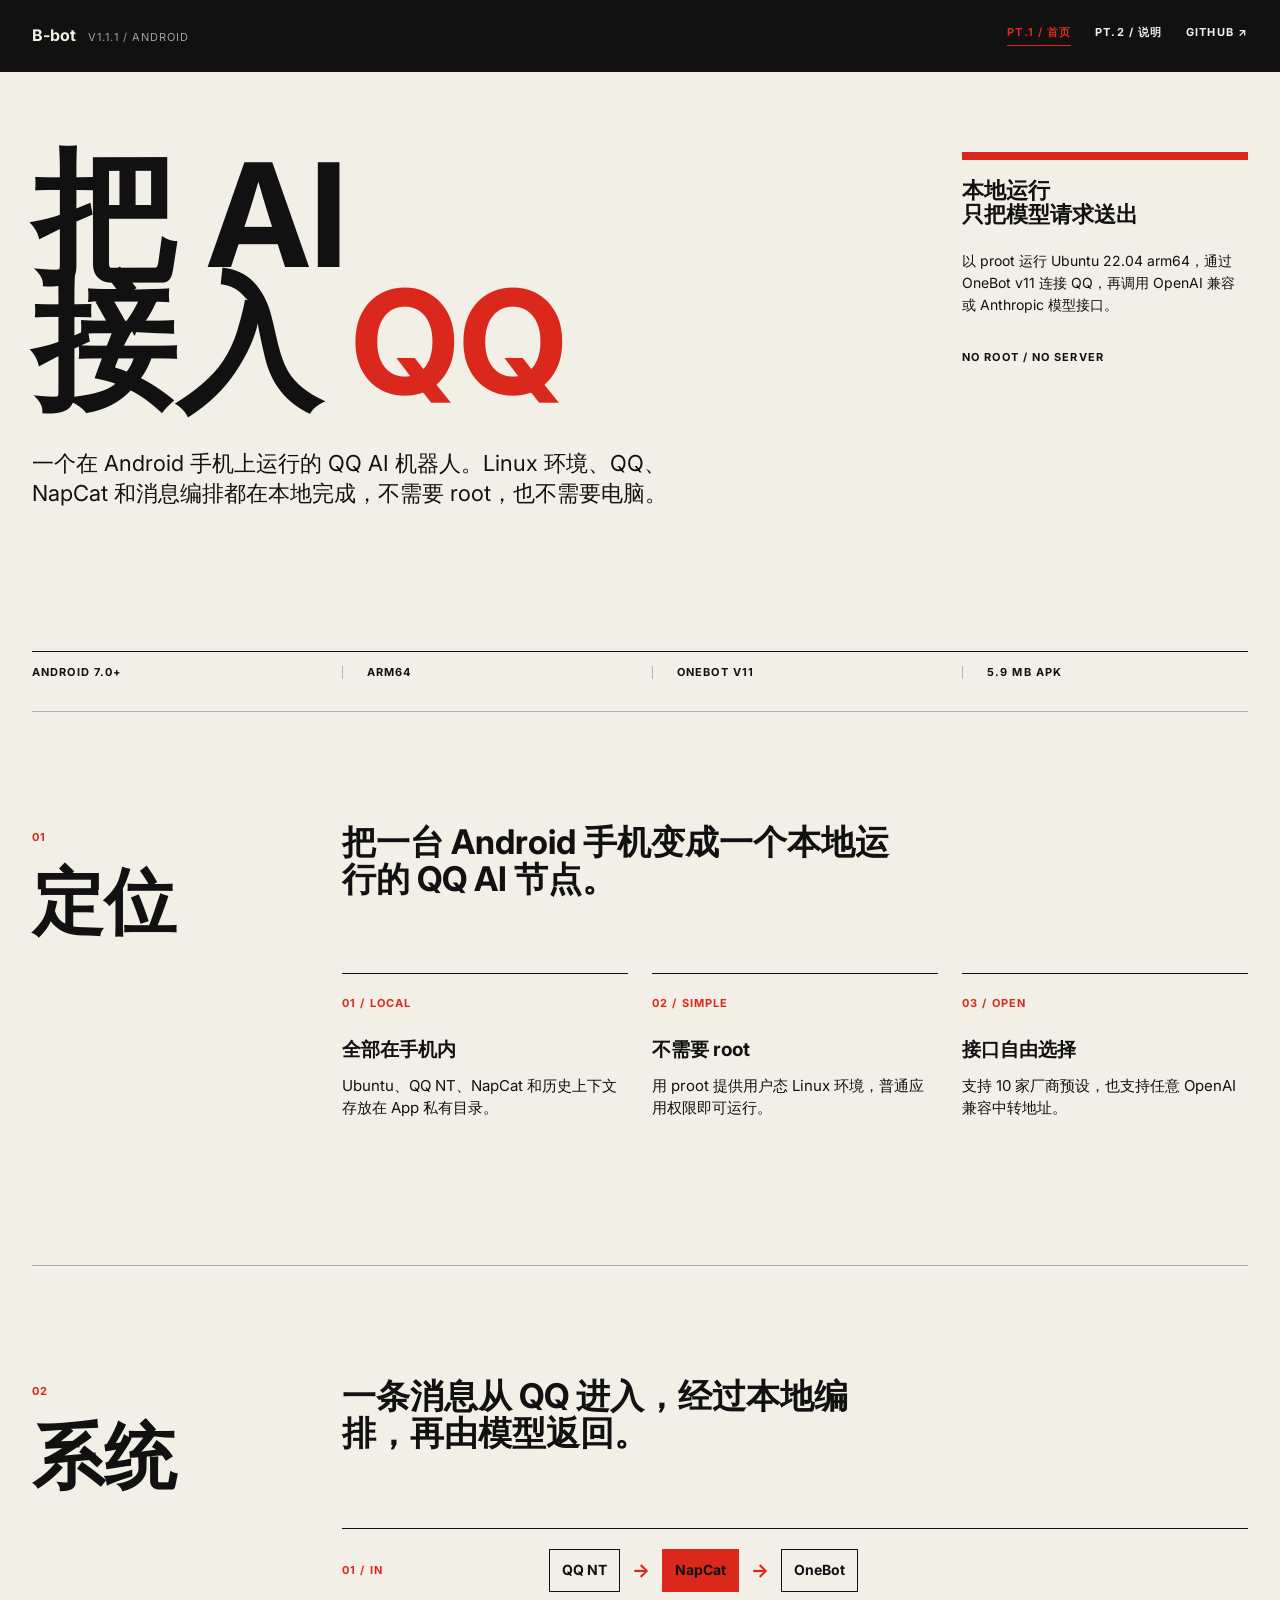
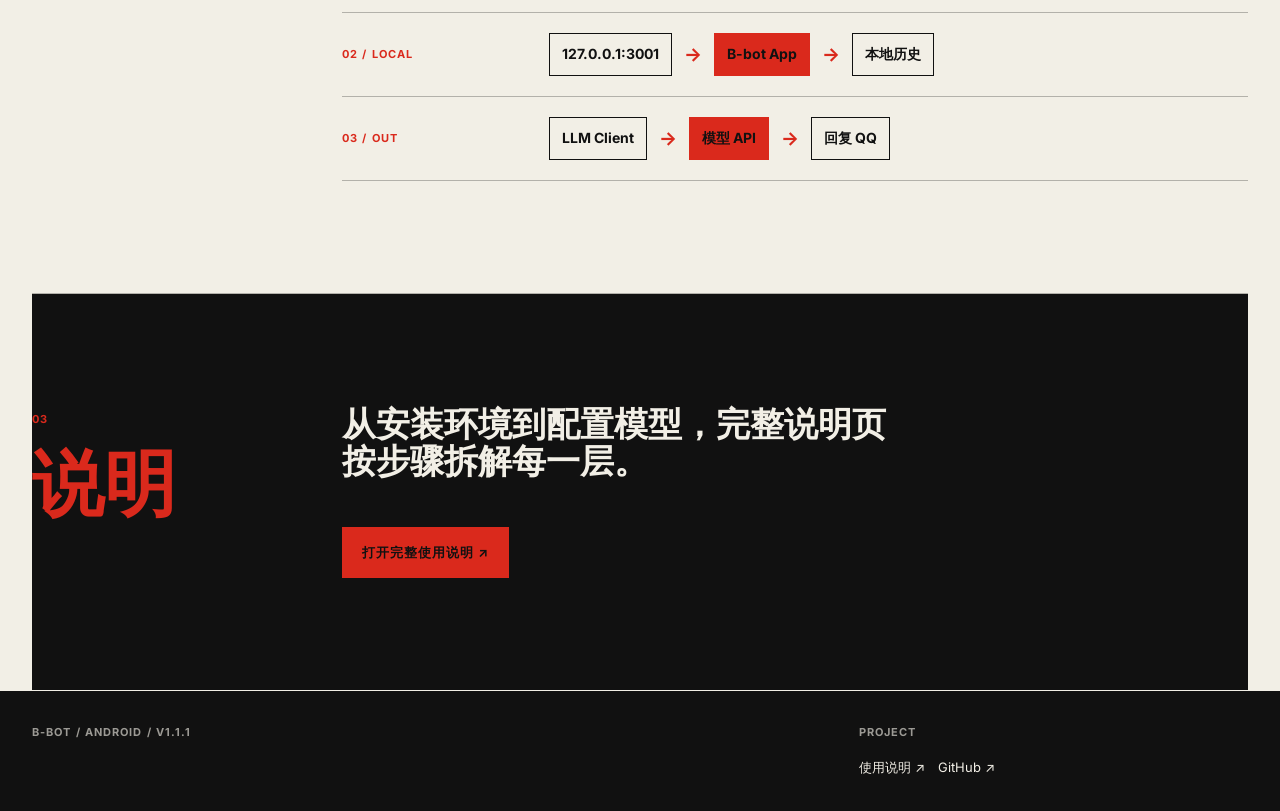
<file: index.html>
<!doctype html>
<html lang="zh-CN">
<head>
  <meta charset="utf-8">
  <meta name="viewport" content="width=device-width, initial-scale=1">
  <title>B-bot</title>
  <meta name="description" content="B-bot 是一个在 Android 手机上本地运行的 QQ AI 机器人。无需 root、无需电脑，使用 OneBot 与模型 API 连接。">
  <link rel="preconnect" href="https://fonts.googleapis.com">
  <link rel="preconnect" href="https://fonts.gstatic.com" crossorigin>
  <link href="https://fonts.googleapis.com/css2?family=Inter:wght@400;700&display=swap" rel="stylesheet">
  <style>
    :root {
      --paper: #f2efe6;
      --black: #111111;
      --red: #DA291C;
      --line: rgba(17, 17, 17, .28);
      --sans: Inter, "Helvetica Neue", Helvetica, Arial, "Microsoft YaHei", sans-serif;
    }

    * { box-sizing: border-box; }
    html { scroll-behavior: smooth; }
    body {
      margin: 0;
      background: var(--paper);
      color: var(--black);
      font-family: var(--sans);
      font-size: 16px;
      font-weight: 400;
      line-height: 1.45;
      -webkit-font-smoothing: antialiased;
    }

    a { color: inherit; text-decoration: none; }
    a:focus-visible { outline: 2px solid var(--red); outline-offset: 4px; }

    .topbar { background: var(--black); color: var(--paper); }
    .topbar-inner,
    .page-grid {
      width: min(1440px, calc(100% - 64px));
      margin: 0 auto;
      display: grid;
      grid-template-columns: repeat(12, minmax(0, 1fr));
      column-gap: 24px;
    }

    .topbar-inner { min-height: 72px; align-items: center; }
    .brand {
      grid-column: 1 / span 3;
      display: flex;
      align-items: baseline;
      gap: 12px;
      font-weight: 700;
    }
    .brand-mark { width: 14px; height: 14px; flex: none; background: var(--red); }
    .brand small,
    .topbar-meta,
    .nav-link,
    .eyebrow,
    .section-index,
    .micro,
    .hero-meta,
    .architecture-label,
    .feature-number,
    .footer-meta {
      font-size: 11px;
      line-height: 1.2;
      letter-spacing: .1em;
      text-transform: uppercase;
    }
    .brand small { font-weight: 400; opacity: .64; }
    .topbar-meta { grid-column: 6 / span 3; opacity: .64; }
    .nav { grid-column: 9 / -1; display: flex; justify-content: flex-end; gap: 24px; }
    .nav-link { padding-bottom: 5px; border-bottom: 1px solid transparent; font-weight: 700; }
    .nav-link:hover,
    .nav-link[aria-current="page"] { border-bottom-color: var(--red); color: var(--red); }

    .hero {
      min-height: calc(100vh - 260px);
      padding: 80px 0 32px;
      border-bottom: 1px solid var(--line);
      align-content: space-between;
      row-gap: 80px;
    }
    .hero-copy { grid-column: 1 / span 8; }
    .eyebrow { display: flex; gap: 14px; align-items: center; margin-bottom: 34px; font-weight: 700; }
    .eyebrow::before { content: ""; width: 42px; height: 2px; background: var(--red); }
    h1, h2, h3, p { margin: 0; }
    h1 { max-width: 9ch; font-size: 144px; line-height: .88; font-weight: 700; }
    h1 span { color: var(--red); }
    .hero-intro { max-width: 42rem; margin-top: 44px; font-size: 22px; line-height: 1.35; }
    .hero-side { grid-column: 10 / span 3; align-self: start; border-top: 8px solid var(--red); padding-top: 18px; }
    .hero-side h2 { font-size: 22px; line-height: 1.1; font-weight: 700; }
    .hero-side p { margin-top: 24px; font-size: 14px; line-height: 1.55; }
    .hero-side .micro { display: block; margin-top: 36px; font-weight: 700; }
    .hero-meta {
      grid-column: 1 / -1;
      display: grid;
      grid-template-columns: repeat(4, minmax(0, 1fr));
      gap: 24px;
      border-top: 1px solid var(--black);
      padding-top: 14px;
      font-weight: 700;
    }
    .hero-meta span:nth-child(n + 2) { border-left: 1px solid var(--line); padding-left: 24px; }

    .section { padding: 112px 0; border-bottom: 1px solid var(--line); }
    .section-label { grid-column: 1 / span 3; }
    .section-index { color: var(--red); font-weight: 700; }
    .section-label h2 { max-width: 5ch; margin-top: 22px; font-size: 72px; line-height: .9; font-weight: 700; }
    .section-content { grid-column: 4 / -1; }
    .section-lede { max-width: 35rem; font-size: 34px; line-height: 1.08; font-weight: 700; }
    .feature-grid { display: grid; grid-template-columns: repeat(3, minmax(0, 1fr)); gap: 0 24px; margin-top: 76px; }
    .feature { min-height: 180px; padding: 16px 0 0; border-top: 1px solid var(--black); }
    .feature-number { color: var(--red); font-weight: 700; }
    .feature h3 { margin-top: 26px; font-size: 19px; line-height: 1.1; font-weight: 700; }
    .feature p { max-width: 18rem; margin-top: 14px; font-size: 15px; line-height: 1.5; }

    .architecture { margin-top: 76px; border-top: 1px solid var(--black); }
    .architecture-row {
      display: grid;
      grid-template-columns: repeat(9, minmax(0, 1fr));
      column-gap: 24px;
      min-height: 84px;
      align-items: center;
      border-bottom: 1px solid var(--line);
    }
    .architecture-label { grid-column: 1 / span 2; color: var(--red); font-weight: 700; }
    .architecture-flow { grid-column: 3 / -1; display: flex; align-items: center; gap: 12px; font-size: 19px; font-weight: 700; }
    .architecture-flow b { display: inline-block; padding: 10px 12px; border: 1px solid var(--black); font-size: 14px; font-weight: 700; }
    .architecture-flow b.active { background: var(--red); border-color: var(--red); }
    .architecture-flow i { color: var(--red); font-style: normal; }

    .cta { padding: 112px 0; background: var(--black); color: var(--paper); }
    .cta .section-label h2 { color: var(--red); }
    .cta .section-content { display: flex; flex-direction: column; align-items: flex-start; }
    .cta-link {
      display: inline-flex;
      align-items: center;
      margin-top: 48px;
      padding: 16px 20px;
      background: var(--red);
      color: var(--black);
      font-size: 13px;
      letter-spacing: .08em;
      text-transform: uppercase;
      font-weight: 700;
    }
    .cta-link:hover { background: var(--paper); }

    footer { padding: 28px 0 34px; background: var(--black); color: var(--paper); border-top: 1px solid var(--paper); }
    .footer-left { grid-column: 1 / span 5; }
    .footer-right { grid-column: 9 / -1; }
    .footer-meta { opacity: .62; font-weight: 700; }
    .footer-copy { margin-top: 16px; font-size: 13px; line-height: 1.45; }

    @media (max-width: 900px) {
      .topbar-inner,
      .page-grid { width: min(100% - 40px, 720px); column-gap: 16px; }
      .topbar-inner { min-height: 64px; }
      .brand { grid-column: 1 / span 5; }
      .topbar-meta { display: none; }
      .nav { grid-column: 6 / -1; gap: 16px; }
      .hero { min-height: auto; padding-top: 58px; row-gap: 64px; }
      .hero-copy { grid-column: 1 / -1; }
      .hero-side { grid-column: 1 / span 4; }
      h1 { font-size: 96px; }
      .hero-meta { grid-template-columns: repeat(2, minmax(0, 1fr)); gap: 14px 16px; }
      .hero-meta span:nth-child(3) { border-left: 0; padding-left: 0; }
      .hero-meta span:nth-child(4) { padding-left: 16px; }
      .section { padding: 76px 0; }
      .section-label { grid-column: 1 / span 3; }
      .section-content { grid-column: 4 / -1; }
      .section-label h2 { font-size: 56px; }
      .section-lede { font-size: 28px; }
      .feature-grid { grid-template-columns: repeat(2, minmax(0, 1fr)); margin-top: 52px; }
      .footer-left { grid-column: 1 / span 6; }
      .footer-right { grid-column: 8 / -1; }
    }

    @media (max-width: 620px) {
      .topbar-inner,
      .page-grid { width: calc(100% - 32px); }
      .brand { grid-column: 1 / span 4; gap: 8px; }
      .brand small { display: none; }
      .nav { grid-column: 5 / -1; gap: 12px; }
      .nav-link { font-size: 10px; letter-spacing: .04em; }
      .hero { padding: 48px 0 24px; }
      .hero-side { grid-column: 1 / -1; max-width: 300px; }
      h1 { max-width: 8ch; font-size: 60px; }
      .hero-intro { margin-top: 30px; font-size: 18px; }
      .hero-meta { grid-template-columns: 1fr 1fr; gap: 14px 16px; font-size: 9px; letter-spacing: .06em; }
      .hero-meta span:nth-child(2),
      .hero-meta span:nth-child(4) { padding-left: 12px; }
      .section-label,
      .section-content { grid-column: 1 / -1; }
      .section-label { margin-bottom: 42px; }
      .section-label h2 { max-width: none; font-size: 56px; }
      .section-lede { font-size: 27px; }
      .feature-grid { grid-template-columns: 1fr; margin-top: 44px; }
      .feature { min-height: 0; padding-bottom: 28px; }
      .architecture { margin-top: 48px; }
      .architecture-row { grid-template-columns: 1fr; gap: 12px; padding: 18px 0; }
      .architecture-label,
      .architecture-flow { grid-column: 1 / -1; }
      .architecture-flow { flex-wrap: wrap; }
      .cta { padding: 76px 0; }
      .footer-left,
      .footer-right { grid-column: 1 / -1; }
      .footer-right { margin-top: 28px; }
    }
  </style>
</head>
<body>
  <header class="topbar">
    <div class="topbar-inner">
      <a class="brand" href="index.html" aria-label="B-bot 首页">
       
        <span>B-bot</span>
        <small>v1.1.1 / Android</small>
      </a>
      <nav class="nav" aria-label="主导航">
        <a class="nav-link" href="index.html" aria-current="page">PT.1 / 首页</a>
        <a class="nav-link" href="guide.html">PT.2 / 说明</a>
        <a class="nav-link" href="https://github.com/NOBAI612325/B-bot-AI-QQ-" target="_blank" rel="noopener">GitHub ↗</a>
      </nav>
    </div>
  </header>

  <main>
    <section class="hero page-grid" aria-labelledby="hero-title">
      <div class="hero-copy">
        <h1 id="hero-title">把 AI<br>接入 <span>QQ</span></h1>
        <p class="hero-intro">一个在 Android 手机上运行的 QQ AI 机器人。Linux 环境、QQ、NapCat 和消息编排都在本地完成，不需要 root，也不需要电脑。</p>
      </div>
      <aside class="hero-side">
        <h2>本地运行<br>只把模型请求送出</h2>
        <p>以 proot 运行 Ubuntu 22.04 arm64，通过 OneBot v11 连接 QQ，再调用 OpenAI 兼容或 Anthropic 模型接口。</p>
        <span class="micro">No root / No server</span>
      </aside>
      <div class="hero-meta" aria-label="产品规格">
        <span>Android 7.0+</span>
        <span>ARM64</span>
        <span>OneBot v11</span>
        <span>5.9 MB APK</span>
      </div>
    </section>

    <section class="section page-grid" aria-labelledby="position-title">
      <div class="section-label">
        <span class="section-index">01</span>
        <h2 id="position-title">定位</h2>
      </div>
      <div class="section-content">
        <p class="section-lede">把一台 Android 手机变成一个本地运行的 QQ AI 节点。</p>
        <div class="feature-grid">
          <article class="feature">
            <span class="feature-number">01 / LOCAL</span>
            <h3>全部在手机内</h3>
            <p>Ubuntu、QQ NT、NapCat 和历史上下文存放在 App 私有目录。</p>
          </article>
          <article class="feature">
            <span class="feature-number">02 / SIMPLE</span>
            <h3>不需要 root</h3>
            <p>用 proot 提供用户态 Linux 环境，普通应用权限即可运行。</p>
          </article>
          <article class="feature">
            <span class="feature-number">03 / OPEN</span>
            <h3>接口自由选择</h3>
            <p>支持 10 家厂商预设，也支持任意 OpenAI 兼容中转地址。</p>
          </article>
        </div>
      </div>
    </section>

    <section class="section page-grid" aria-labelledby="system-title">
      <div class="section-label">
        <span class="section-index">02</span>
        <h2 id="system-title">系统</h2>
      </div>
      <div class="section-content">
        <p class="section-lede">一条消息从 QQ 进入，经过本地编排，再由模型返回。</p>
        <div class="architecture" aria-label="系统消息链路">
          <div class="architecture-row">
            <span class="architecture-label">01 / IN</span>
            <div class="architecture-flow"><b>QQ NT</b><i>→</i><b class="active">NapCat</b><i>→</i><b>OneBot</b></div>
          </div>
          <div class="architecture-row">
            <span class="architecture-label">02 / LOCAL</span>
            <div class="architecture-flow"><b>127.0.0.1:3001</b><i>→</i><b class="active">B-bot App</b><i>→</i><b>本地历史</b></div>
          </div>
          <div class="architecture-row">
            <span class="architecture-label">03 / OUT</span>
            <div class="architecture-flow"><b>LLM Client</b><i>→</i><b class="active">模型 API</b><i>→</i><b>回复 QQ</b></div>
          </div>
        </div>
      </div>
    </section>

    <section class="cta page-grid" aria-labelledby="guide-title">
      <div class="section-label">
        <span class="section-index">03</span>
        <h2 id="guide-title">说明</h2>
      </div>
      <div class="section-content">
        <p class="section-lede">从安装环境到配置模型，完整说明页按步骤拆解每一层。</p>
        <a class="cta-link" href="guide.html">打开完整使用说明 ↗</a>
      </div>
    </section>
  </main>

  <footer>
    <div class="page-grid">
      <div class="footer-left">
        <span class="footer-meta">B-bot / Android / v1.1.1</span>

  




      </div>
      <div class="footer-right">
        <span class="footer-meta">Project</span>
        <p class="footer-copy"><a href="guide.html">使用说明 ↗</a>　<a href="https://github.com/NOBAI612325/B-bot-AI-QQ-" target="_blank" rel="noopener">GitHub ↗</a></p>
      </div>
    </div>
  </footer>
</body>
</html>
</file>
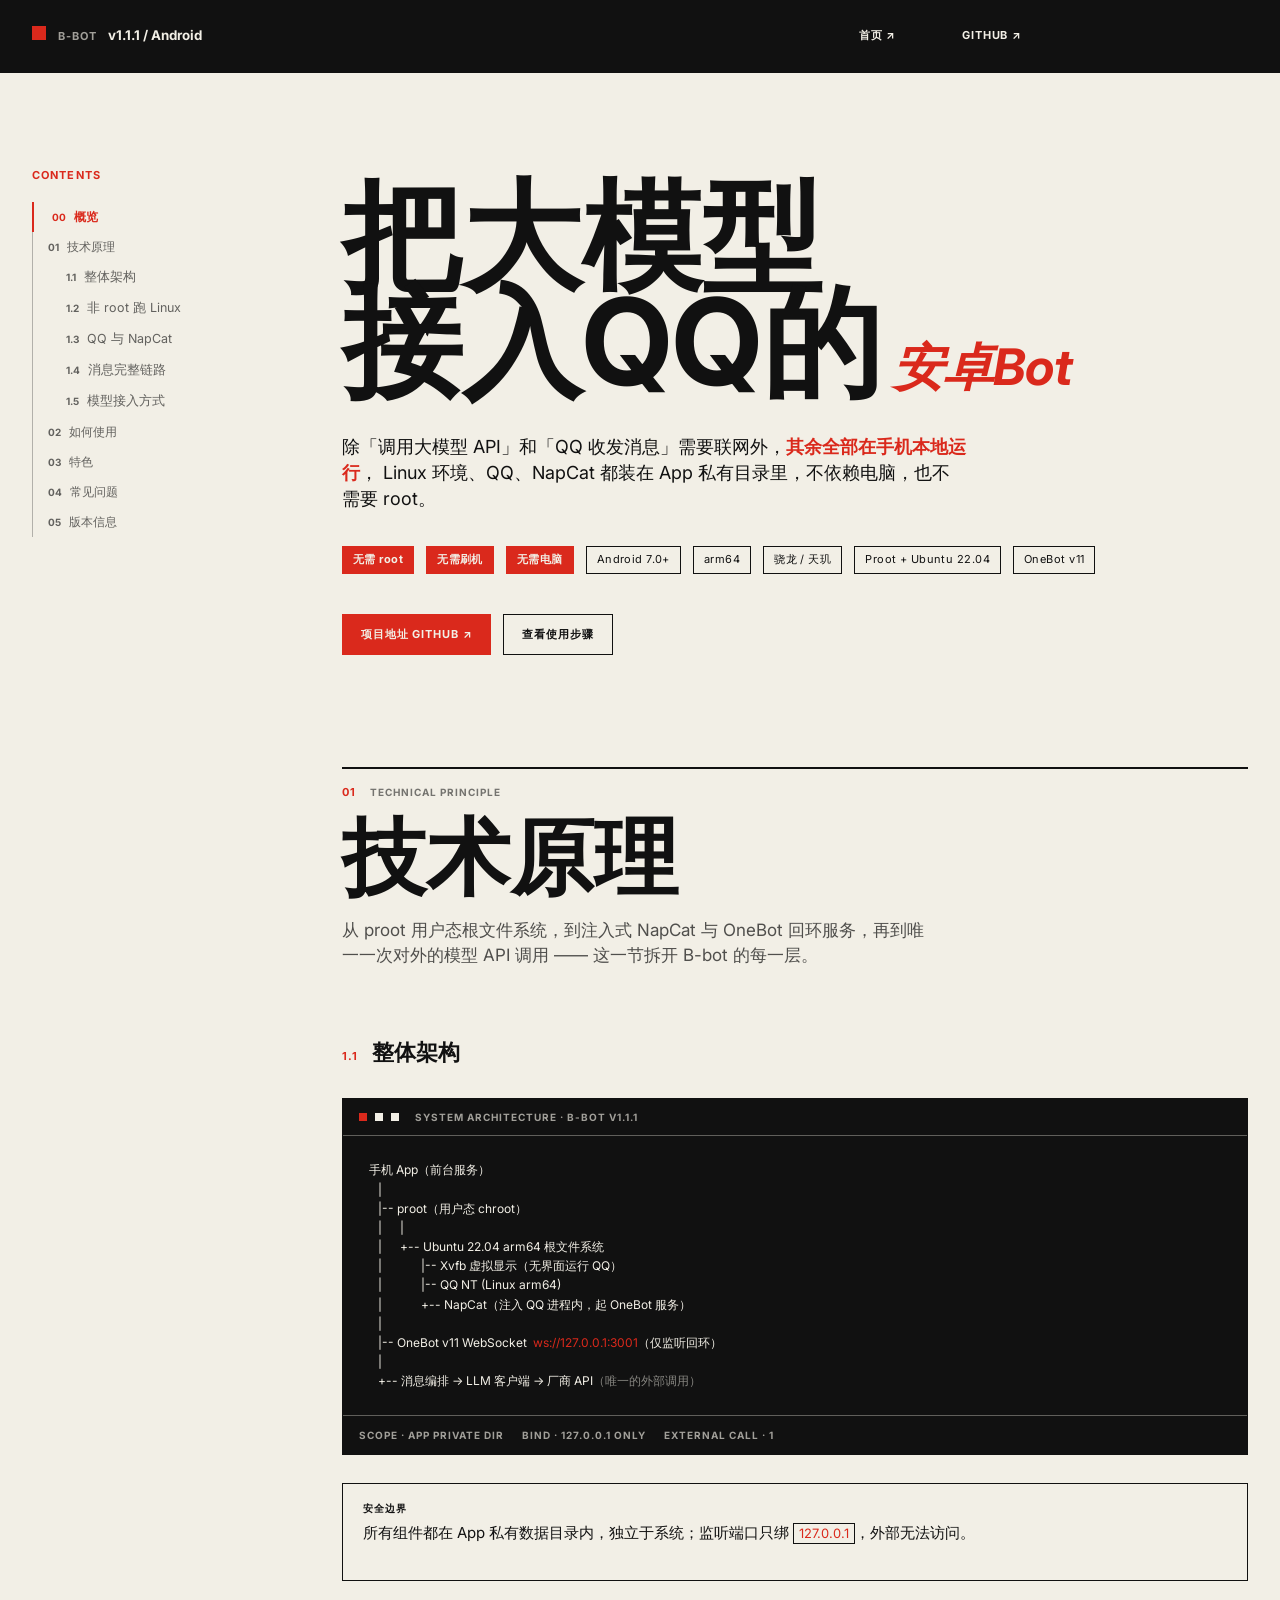
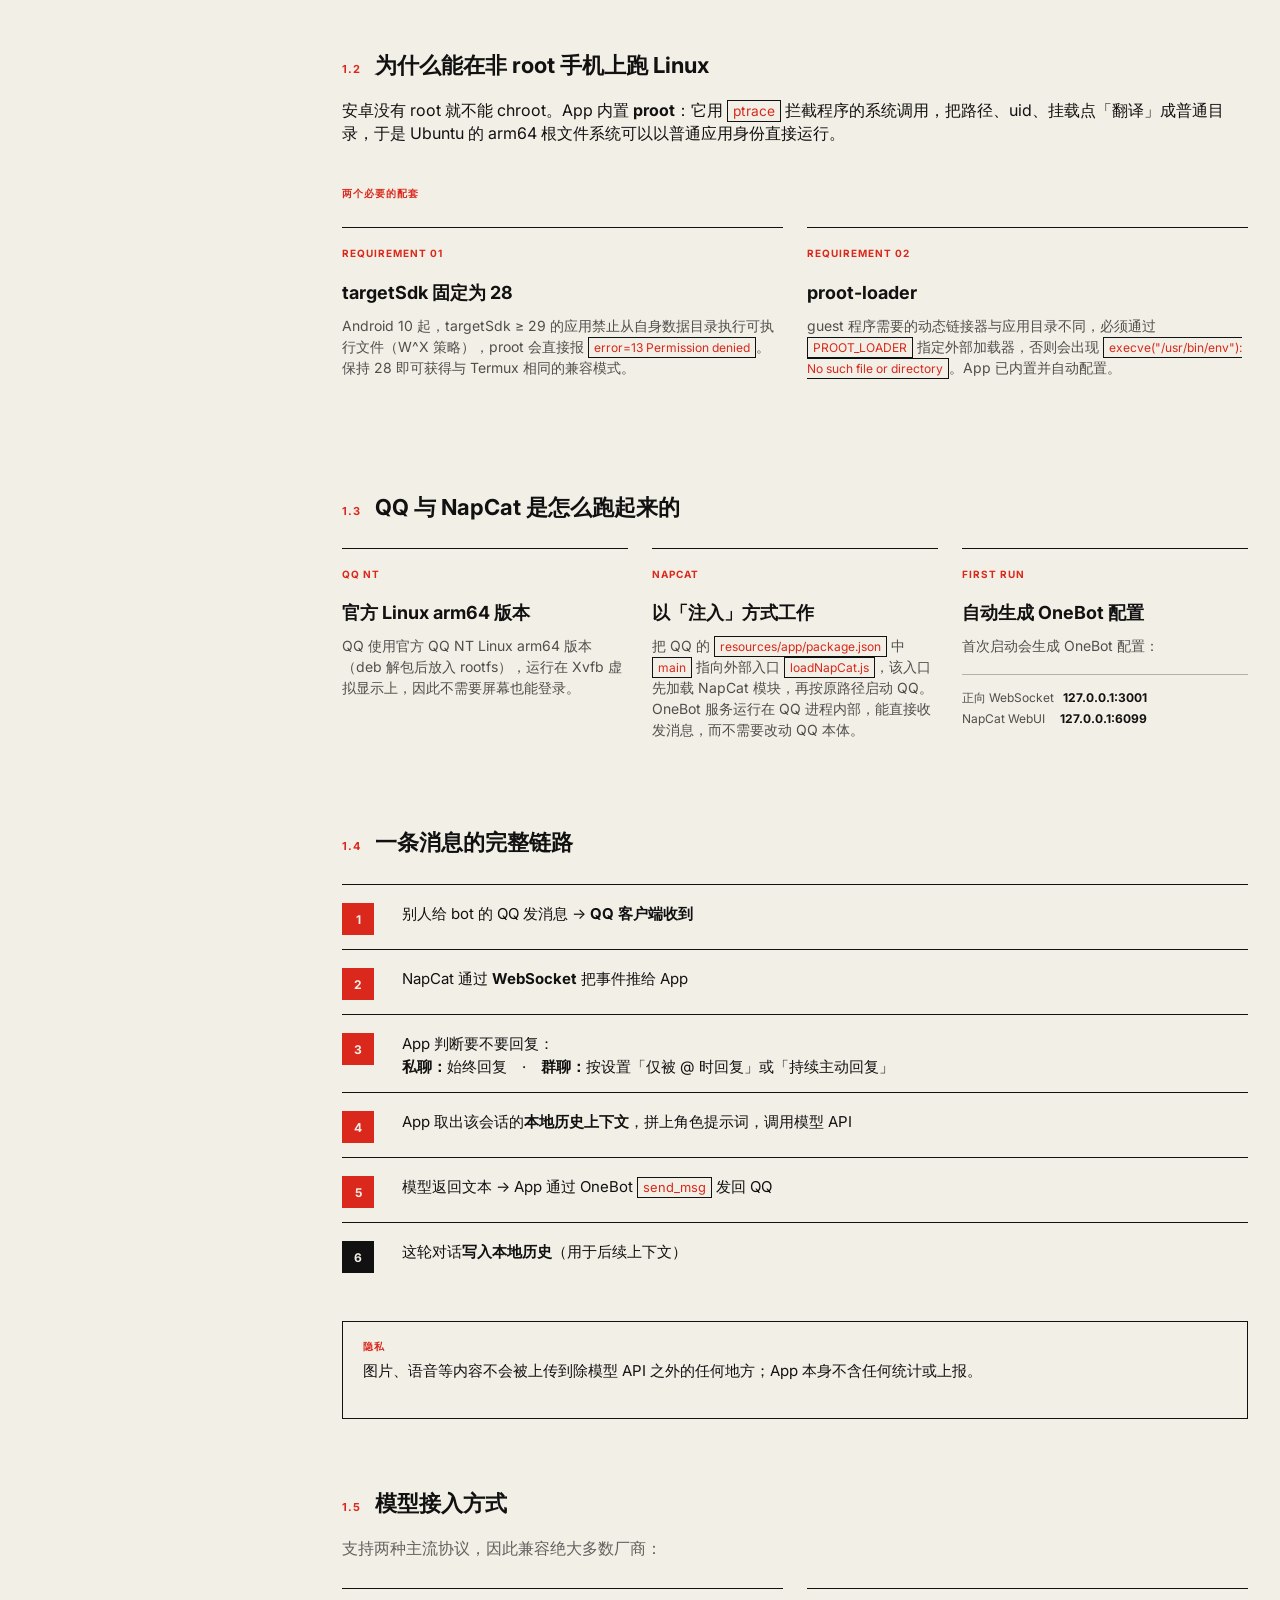
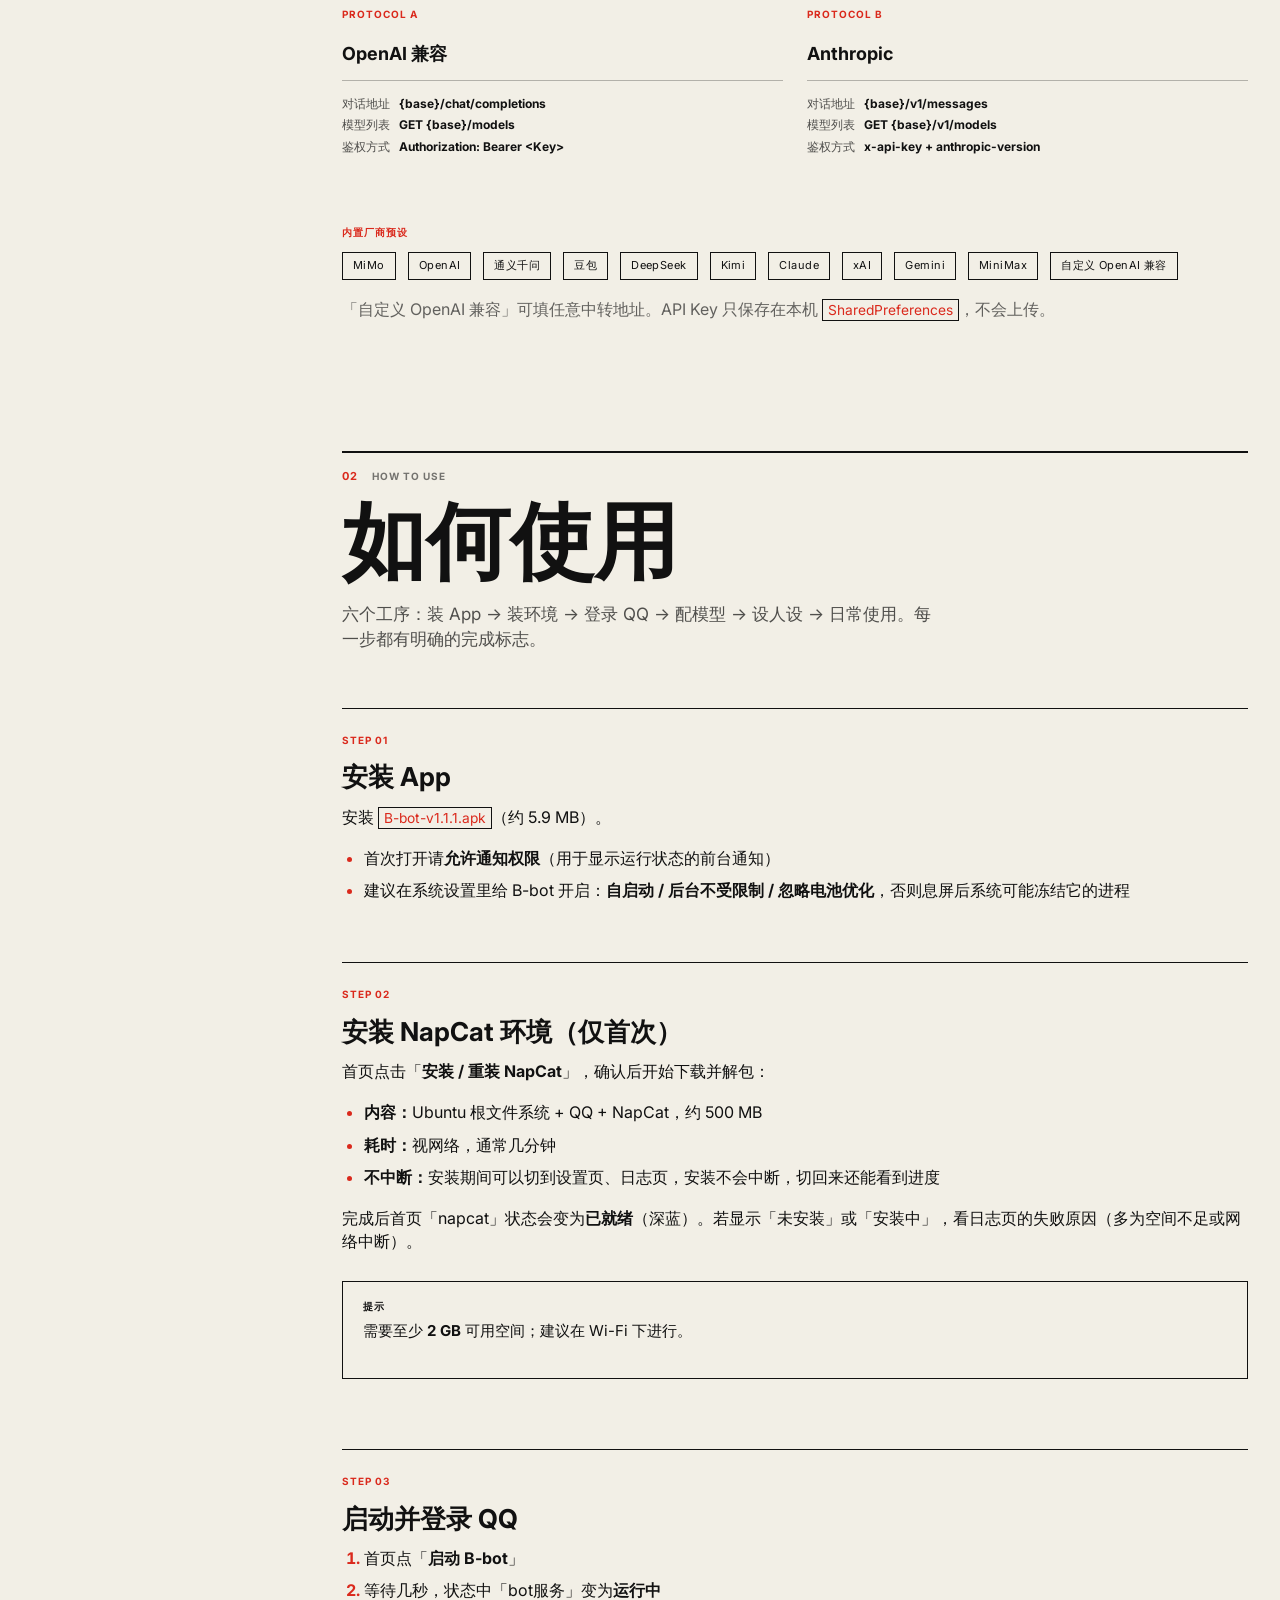
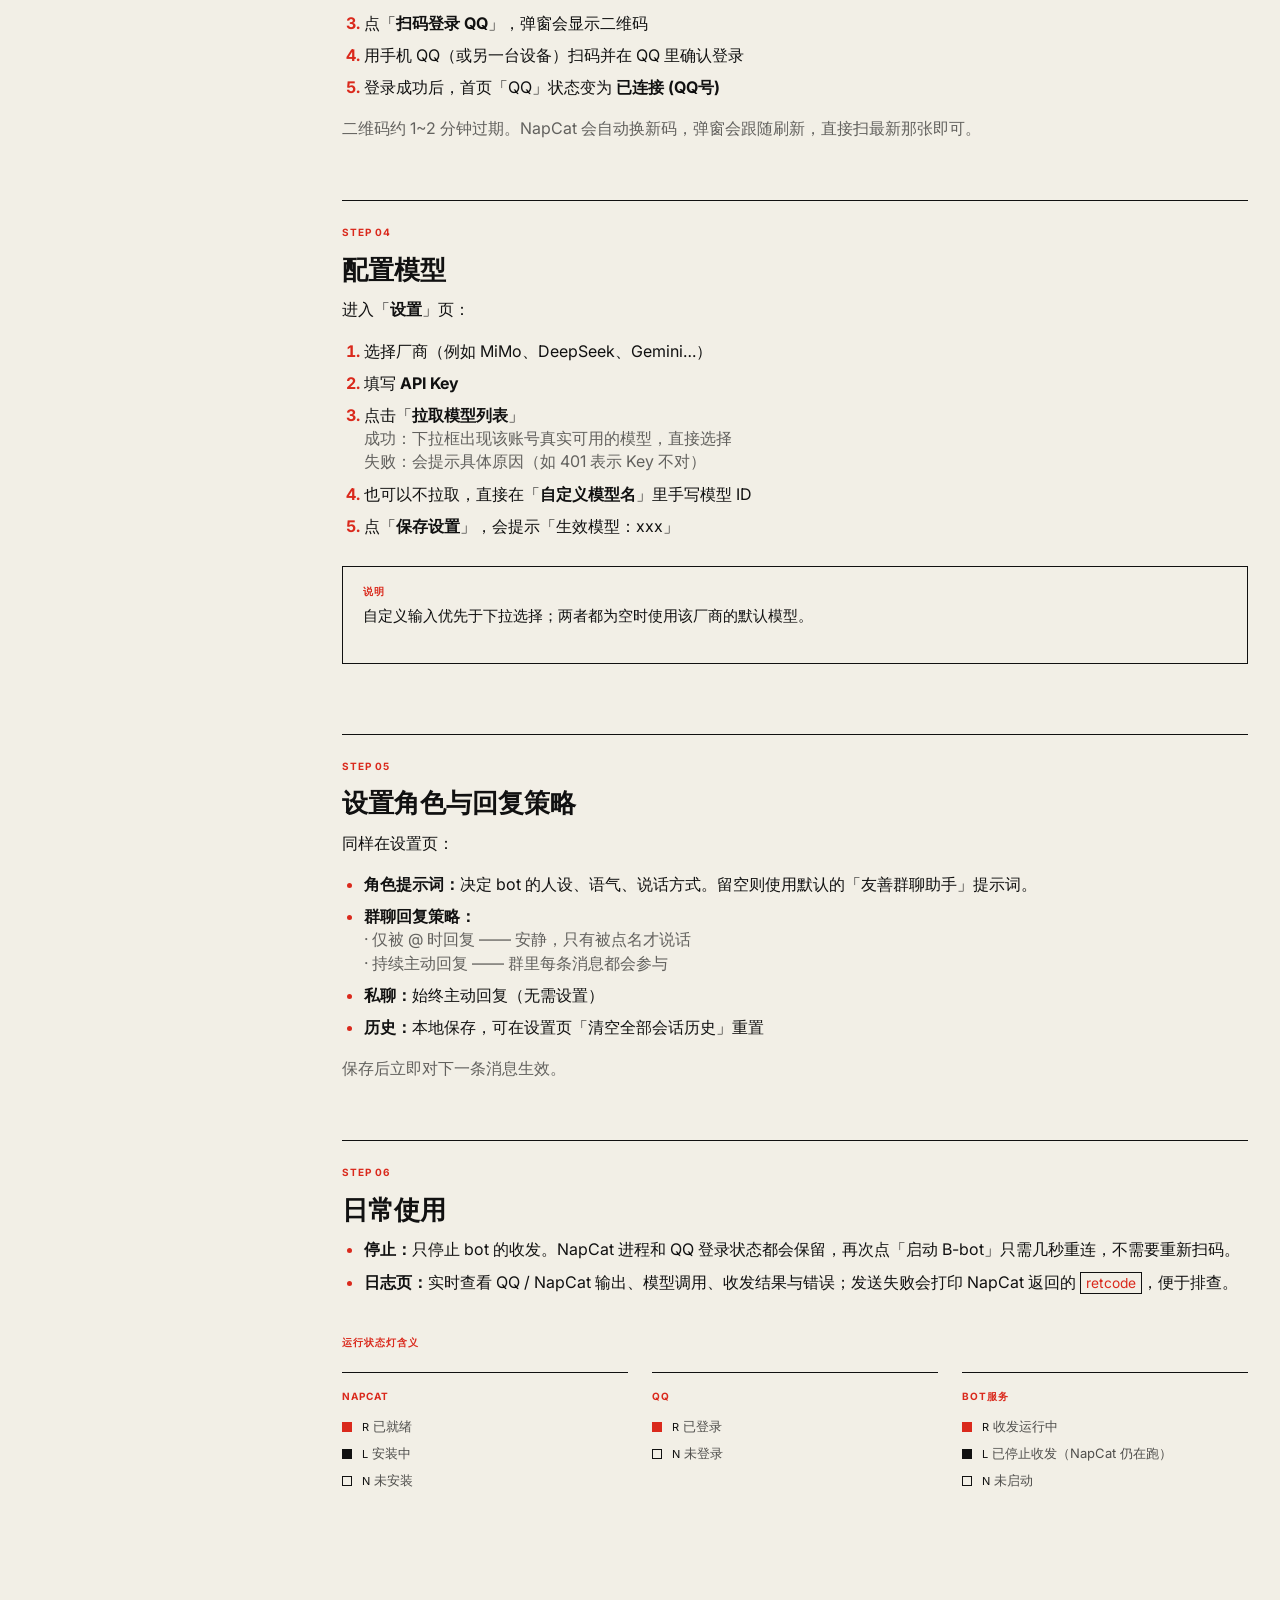
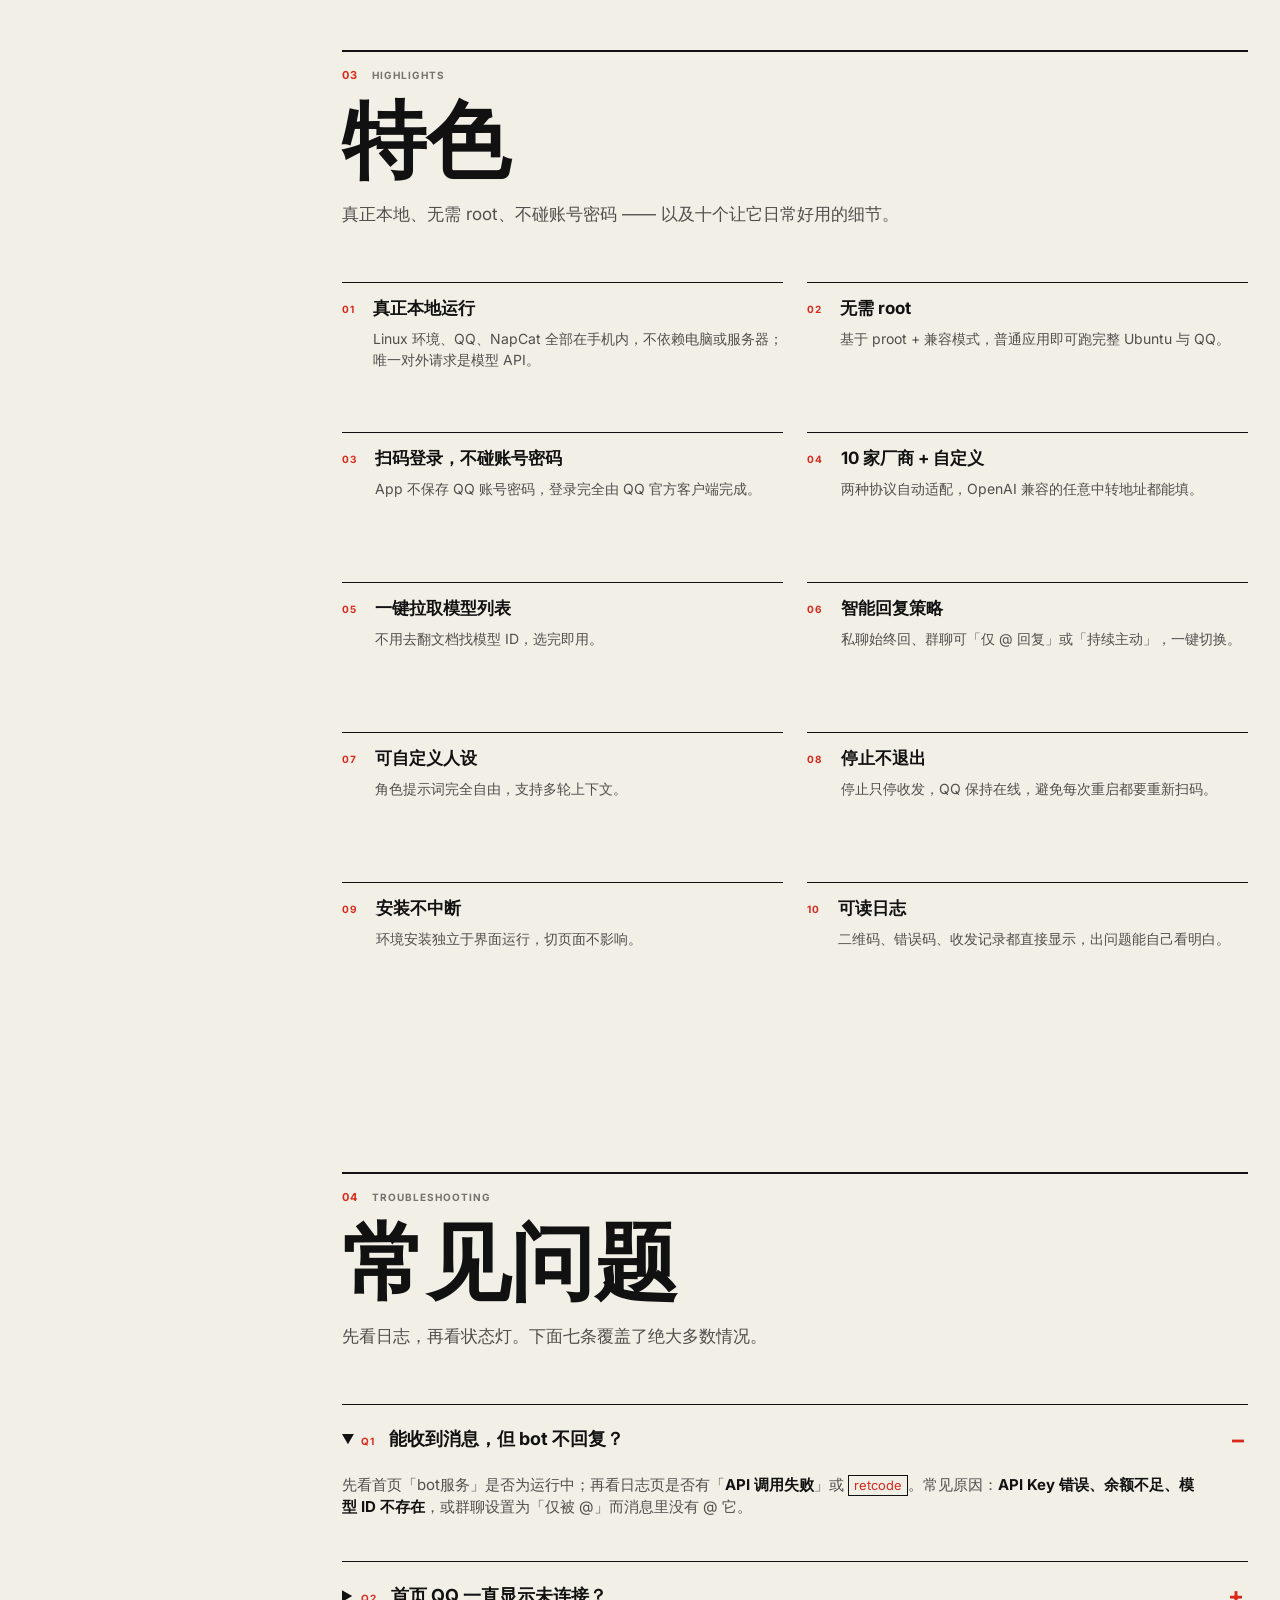
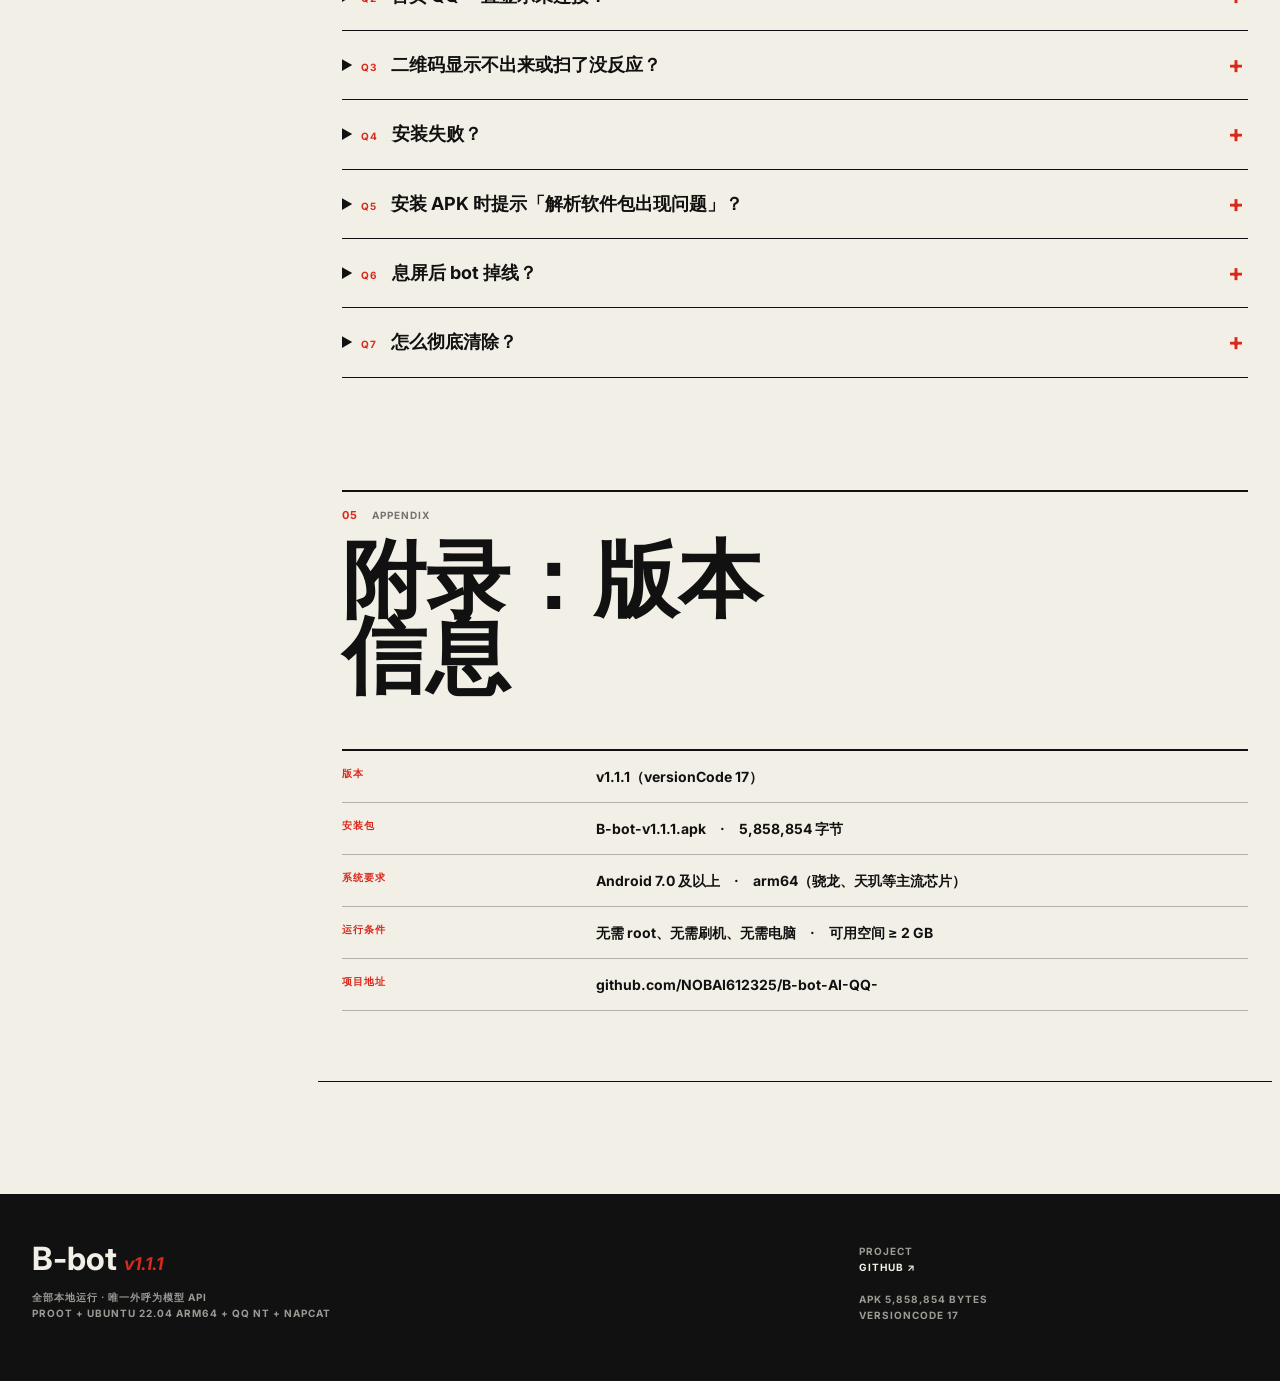
<file: guide.html>
<!DOCTYPE html>
<html lang="zh-CN">
<head>
<meta charset="utf-8">
<meta name="viewport" content="width=device-width, initial-scale=1">
<title>Guide</title>
<meta name="description" content="一款把 AI 大模型接入 QQ 的 安卓机器人。基于 proot 无需 root，本地运行 Ubuntu + QQ NT + NapCat，支持 10 家厂商模型与自定义 OpenAI 兼容接口。">
<link rel="preconnect" href="https://fonts.googleapis.com">
<link rel="preconnect" href="https://fonts.gstatic.com" crossorigin>
<link href="https://fonts.googleapis.com/css2?family=Inter:wght@400;700&display=swap" rel="stylesheet">

<link rel="stylesheet" href="guide.css">
</head>
<body>

<div class="topbar">
  <div class="topbar-in">
    <a class="brand" href="index.html" aria-label="B-bot 首页"><span class="mark"></span>
    <span>B-bot</span>
        <small>v1.1.1 / Android</small>
    <div class="spacer"></div>
    <a class="home" href="index.html">首页 ↗</a>
    <a class="gh" href="https://github.com/NOBAI612325/B-bot-AI-QQ-" target="_blank" rel="noopener">GitHub ↗</a>
  </div>
</div>

<div class="layout">

  <!-- ============ SIDE NAV ============ -->
  <nav class="side" aria-label="目录">
    <h4>Contents</h4>
    <ul id="nav">
      <li><a href="#overview"><span class="n">00</span>概览</a></li>
      <li><a href="#principle"><span class="n">01</span>技术原理</a></li>
      <li><a href="#arch" style="padding-left:32px;font-size:12.5px"><span class="n">1.1</span>整体架构</a></li>
      <li><a href="#proot" style="padding-left:32px;font-size:12.5px"><span class="n">1.2</span>非 root 跑 Linux</a></li>
      <li><a href="#napcat" style="padding-left:32px;font-size:12.5px"><span class="n">1.3</span>QQ 与 NapCat</a></li>
      <li><a href="#chain" style="padding-left:32px;font-size:12.5px"><span class="n">1.4</span>消息完整链路</a></li>
      <li><a href="#model" style="padding-left:32px;font-size:12.5px"><span class="n">1.5</span>模型接入方式</a></li>
      <li><a href="#usage"><span class="n">02</span>如何使用</a></li>
      <li><a href="#features"><span class="n">03</span>特色</a></li>
      <li><a href="#faq"><span class="n">04</span>常见问题</a></li>
      <li><a href="#appendix"><span class="n">05</span>版本信息</a></li>
    </ul>
  </nav>

  <!-- ============ MAIN ============ -->
  <main>

    <!-- ---------- HERO ---------- -->
    <header class="hero" id="overview">   
      <h1>把大模型<br>接入QQ的<em> 
        安卓Bot</em></h1>
      <p class="lede">
        除「调用大模型 API」和「QQ 收发消息」需要联网外，<strong>其余全部在手机本地运行</strong>，
        Linux 环境、QQ、NapCat 都装在 App 私有目录里，不依赖电脑，也不需要 root。
      </p>
      <div class="chips">
        <span class="chip hl">无需 root</span>
        <span class="chip hl">无需刷机</span>
        <span class="chip hl">无需电脑</span>
        <span class="chip">Android 7.0+</span>
        <span class="chip">arm64</span>
        <span class="chip">骁龙 / 天玑</span>
        <span class="chip">Proot + Ubuntu 22.04</span>
        <span class="chip">OneBot v11</span>
      </div>
      <div class="hero-actions">
        <a class="btn btn-primary" href="https://github.com/NOBAI612325/B-bot-AI-QQ-" target="_blank" rel="noopener">项目地址 GitHub ↗</a>
        <a class="btn btn-ghost" href="#usage">查看使用步骤</a>
      </div>
 
    <!-- ---------- 1 技术原理 ---------- -->
    <section id="principle">
      <div class="sec-head">
        <div class="sec-top"><span class="sec-num">01</span><span class="sec-kicker">Technical Principle</span></div>
        <h2>技术原理</h2>
        <p class="lede">从 proot 用户态根文件系统，到注入式 NapCat 与 OneBot 回环服务，再到唯一一次对外的模型 API 调用 —— 这一节拆开 B-bot 的每一层。</p>
      </div>

      <!-- 1.1 -->
      <h3 class="sub" id="arch"><span class="idx">1.1</span>整体架构</h3>

      <figure class="term">
        <div class="term-bar"><span class="d"></span><span class="d"></span><span class="d"></span><span class="t">system architecture · b-bot v1.1.1</span></div>
<pre>  手机 App（前台服务）
     |
     |-- proot（用户态 chroot）
     |      |
     |      +-- Ubuntu 22.04 arm64 根文件系统
     |             |-- Xvfb 虚拟显示（无界面运行 QQ）
     |             |-- QQ NT (Linux arm64)
     |             +-- NapCat（注入 QQ 进程内，起 OneBot 服务）
     |
     |-- OneBot v11 WebSocket  <span class="k">ws://127.0.0.1:3001</span>（仅监听回环）
     |
     +-- 消息编排 -&gt; LLM 客户端 -&gt; 厂商 API<span class="c">（唯一的外部调用）</span></pre>
        <div class="foot">
          <span>SCOPE · APP PRIVATE DIR</span>
          <span>BIND · 127.0.0.1 ONLY</span>
          <span>EXTERNAL CALL · 1</span>
        </div>
      </figure>

      <div class="note calm">
        <span class="lbl">安全边界</span>
        <p>所有组件都在 App 私有数据目录内，独立于系统；监听端口只绑 <code class="inline">127.0.0.1</code>，外部无法访问。</p>
      </div>

      <!-- 1.2 -->
      <h3 class="sub" id="proot"><span class="idx">1.2</span>为什么能在非 root 手机上跑 Linux</h3>
      <p>安卓没有 root 就不能 chroot。App 内置 <b>proot</b>：它用 <code class="inline">ptrace</code> 拦截程序的系统调用，把路径、uid、挂载点「翻译」成普通目录，于是 Ubuntu 的 arm64 根文件系统可以以普通应用身份直接运行。</p>

      <h4 class="mini">两个必要的配套</h4>
      <div class="grid-2">
        <div class="card">
          <div class="tag">Requirement 01</div>
          <h4>targetSdk 固定为 28</h4>
          <p>Android 10 起，targetSdk ≥ 29 的应用禁止从自身数据目录执行可执行文件（W^X 策略），proot 会直接报 <code class="inline">error=13 Permission denied</code>。保持 28 即可获得与 Termux 相同的兼容模式。</p>
        </div>
        <div class="card">
          <div class="tag">Requirement 02</div>
          <h4>proot-loader</h4>
          <p>guest 程序需要的动态链接器与应用目录不同，必须通过 <code class="inline">PROOT_LOADER</code> 指定外部加载器，否则会出现 <code class="inline">execve("/usr/bin/env"): No such file or directory</code>。App 已内置并自动配置。</p>
        </div>
      </div>

      <!-- 1.3 -->
      <h3 class="sub" id="napcat"><span class="idx">1.3</span>QQ 与 NapCat 是怎么跑起来的</h3>
      <div class="grid-3">
        <div class="card">
          <div class="tag">QQ NT</div>
          <h4>官方 Linux arm64 版本</h4>
          <p>QQ 使用官方 QQ NT Linux arm64 版本（deb 解包后放入 rootfs），运行在 Xvfb 虚拟显示上，因此不需要屏幕也能登录。</p>
        </div>
        <div class="card">
          <div class="tag">NapCat</div>
          <h4>以「注入」方式工作</h4>
          <p>把 QQ 的 <code class="inline">resources/app/package.json</code> 中 <code class="inline">main</code> 指向外部入口 <code class="inline">loadNapCat.js</code>，该入口先加载 NapCat 模块，再按原路径启动 QQ。OneBot 服务运行在 QQ 进程内部，能直接收发消息，而不需要改动 QQ 本体。</p>
        </div>
        <div class="card">
          <div class="tag">First Run</div>
          <h4>自动生成 OneBot 配置</h4>
          <p>首次启动会生成 OneBot 配置：</p>
          <div class="kv">正向 WebSocket   <b>127.0.0.1:3001</b>
NapCat WebUI     <b>127.0.0.1:6099</b></div>
        </div>
      </div>

      <!-- 1.4 -->
      <h3 class="sub" id="chain"><span class="idx">1.4</span>一条消息的完整链路</h3>
      <div class="flow">
        <div class="item"><div class="n">1</div><div class="txt">别人给 bot 的 QQ 发消息 → <b>QQ 客户端收到</b></div></div>
        <div class="arrow"></div>
        <div class="item"><div class="n">2</div><div class="txt">NapCat 通过 <b>WebSocket</b> 把事件推给 App</div></div>
        <div class="arrow"></div>
        <div class="item"><div class="n">3</div><div class="txt">App 判断要不要回复：<br><b>私聊：</b>始终回复　·　<b>群聊：</b>按设置「仅被 @ 时回复」或「持续主动回复」</div></div>
        <div class="arrow"></div>
        <div class="item"><div class="n">4</div><div class="txt">App 取出该会话的<b>本地历史上下文</b>，拼上角色提示词，调用模型 API</div></div>
        <div class="arrow"></div>
        <div class="item"><div class="n">5</div><div class="txt">模型返回文本 → App 通过 OneBot <code class="inline">send_msg</code> 发回 QQ</div></div>
        <div class="arrow"></div>
        <div class="item hl"><div class="n">6</div><div class="txt">这轮对话<b>写入本地历史</b>（用于后续上下文）</div></div>
      </div>

      <div class="note">
        <span class="lbl">隐私</span>
        <p>图片、语音等内容不会被上传到除模型 API 之外的任何地方；App 本身不含任何统计或上报。</p>
      </div>

      <!-- 1.5 -->
      <h3 class="sub" id="model"><span class="idx">1.5</span>模型接入方式</h3>
      <p class="muted">支持两种主流协议，因此兼容绝大多数厂商：</p>

      <div class="grid-2">
        <div class="card">
          <div class="tag">Protocol A</div>
          <h4>OpenAI 兼容</h4>
          <div class="kv">对话地址   <b>{base}/chat/completions</b>
模型列表   <b>GET {base}/models</b>
鉴权方式   <b>Authorization: Bearer &lt;Key&gt;</b></div>
        </div>
        <div class="card">
          <div class="tag">Protocol B</div>
          <h4>Anthropic</h4>
          <div class="kv">对话地址   <b>{base}/v1/messages</b>
模型列表   <b>GET {base}/v1/models</b>
鉴权方式   <b>x-api-key + anthropic-version</b></div>
        </div>
      </div>

      <h4 class="mini">内置厂商预设</h4>
      <div class="chips" style="margin-top:6px">
        <span class="chip">MiMo</span>
        <span class="chip">OpenAI</span>
        <span class="chip">通义千问</span>
        <span class="chip">豆包</span>
        <span class="chip">DeepSeek</span>
        <span class="chip">Kimi</span>
        <span class="chip">Claude</span>
        <span class="chip">xAI</span>
        <span class="chip">Gemini</span>
        <span class="chip">MiniMax</span>
        <span class="chip">自定义 OpenAI 兼容</span>
      </div>
      <p class="muted" style="margin-top:18px">「自定义 OpenAI 兼容」可填任意中转地址。API Key 只保存在本机 <code class="inline">SharedPreferences</code>，不会上传。</p>
    </section>

    <!-- ---------- 2 如何使用 ---------- -->
    <section id="usage">
      <div class="sec-head">
        <div class="sec-top"><span class="sec-num">02</span><span class="sec-kicker">How To Use</span></div>
        <h2>如何使用</h2>
        <p class="lede">六个工序：装 App → 装环境 → 登录 QQ → 配模型 → 设人设 → 日常使用。每一步都有明确的完成标志。</p>
      </div>

      <div class="step">
        <span class="dot"></span>
        <div class="body">
          <div class="no">Step 01</div>
          <h3>安装 App</h3>
          <p>安装 <code class="inline">B-bot-v1.1.1.apk</code>（约 5.9 MB）。</p>
          <ul>
            <li>首次打开请<b>允许通知权限</b>（用于显示运行状态的前台通知）</li>
            <li>建议在系统设置里给 B-bot 开启：<b>自启动 / 后台不受限制 / 忽略电池优化</b>，否则息屏后系统可能冻结它的进程</li>
          </ul>
        </div>
      </div>

      <div class="step">
        <span class="dot"></span>
        <div class="body">
          <div class="no">Step 02</div>
          <h3>安装 NapCat 环境（仅首次）</h3>
          <p>首页点击「<b>安装 / 重装 NapCat</b>」，确认后开始下载并解包：</p>
          <ul>
            <li><b>内容：</b>Ubuntu 根文件系统 + QQ + NapCat，约 500 MB</li>
            <li><b>耗时：</b>视网络，通常几分钟</li>
            <li><b>不中断：</b>安装期间可以切到设置页、日志页，安装不会中断，切回来还能看到进度</li>
          </ul>
          <p>完成后首页「napcat」状态会变为<b>已就绪</b>（深蓝）。若显示「未安装」或「安装中」，看日志页的失败原因（多为空间不足或网络中断）。</p>
          <div class="note calm">
            <span class="lbl">提示</span>
            <p>需要至少 <b>2 GB</b> 可用空间；建议在 Wi-Fi 下进行。</p>
          </div>
        </div>
      </div>

      <div class="step">
        <span class="dot"></span>
        <div class="body">
          <div class="no">Step 03</div>
          <h3>启动并登录 QQ</h3>
          <ol>
            <li>首页点「<b>启动 B-bot</b>」</li>
            <li>等待几秒，状态中「bot服务」变为<b>运行中</b></li>
            <li>点「<b>扫码登录 QQ</b>」，弹窗会显示二维码</li>
            <li>用手机 QQ（或另一台设备）扫码并在 QQ 里确认登录</li>
            <li>登录成功后，首页「QQ」状态变为 <b>已连接 (QQ号)</b></li>
          </ol>
          <p class="muted">二维码约 1~2 分钟过期。NapCat 会自动换新码，弹窗会跟随刷新，直接扫最新那张即可。</p>
        </div>
      </div>

      <div class="step">
        <span class="dot"></span>
        <div class="body">
          <div class="no">Step 04</div>
          <h3>配置模型</h3>
          <p>进入「<b>设置</b>」页：</p>
          <ol>
            <li>选择厂商（例如 MiMo、DeepSeek、Gemini…）</li>
            <li>填写 <b>API Key</b></li>
            <li>点击「<b>拉取模型列表</b>」<br>
              <span class="muted">成功：下拉框出现该账号真实可用的模型，直接选择<br>失败：会提示具体原因（如 401 表示 Key 不对）</span></li>
            <li>也可以不拉取，直接在「<b>自定义模型名</b>」里手写模型 ID</li>
            <li>点「<b>保存设置</b>」，会提示「生效模型：xxx」</li>
          </ol>
          <div class="note">
            <span class="lbl">说明</span>
            <p>自定义输入优先于下拉选择；两者都为空时使用该厂商的默认模型。</p>
          </div>
        </div>
      </div>

      <div class="step">
        <span class="dot"></span>
        <div class="body">
          <div class="no">Step 05</div>
          <h3>设置角色与回复策略</h3>
          <p>同样在设置页：</p>
          <ul>
            <li><b>角色提示词：</b>决定 bot 的人设、语气、说话方式。留空则使用默认的「友善群聊助手」提示词。</li>
            <li><b>群聊回复策略：</b><br>
              <span class="muted">· 仅被 @ 时回复 —— 安静，只有被点名才说话<br>
              · 持续主动回复 —— 群里每条消息都会参与</span></li>
            <li><b>私聊：</b>始终主动回复（无需设置）</li>
            <li><b>历史：</b>本地保存，可在设置页「清空全部会话历史」重置</li>
          </ul>
          <p class="muted">保存后立即对下一条消息生效。</p>
        </div>
      </div>

      <div class="step">
        <span class="dot"></span>
        <div class="body">
          <div class="no">Step 06</div>
          <h3>日常使用</h3>
          <ul>
            <li><b>停止：</b>只停止 bot 的收发。NapCat 进程和 QQ 登录状态都会保留，再次点「启动 B-bot」只需几秒重连，不需要重新扫码。</li>
            <li><b>日志页：</b>实时查看 QQ / NapCat 输出、模型调用、收发结果与错误；发送失败会打印 NapCat 返回的 <code class="inline">retcode</code>，便于排查。</li>
          </ul>

          <h4 class="mini">运行状态灯含义</h4>
          <div class="lights">
            <div class="light">
              <div class="name">napcat</div>
              <div class="row"><span class="bulb r"></span><span><code>R</code> 已就绪</span></div>
              <div class="row"><span class="bulb l"></span><span><code>L</code> 安装中</span></div>
              <div class="row"><span class="bulb n"></span><span><code>N</code> 未安装</span></div>
            </div>
            <div class="light">
              <div class="name">QQ</div>
              <div class="row"><span class="bulb r"></span><span><code>R</code> 已登录</span></div>
              <div class="row"><span class="bulb n"></span><span><code>N</code> 未登录</span></div>
            </div>
            <div class="light">
              <div class="name">bot服务</div>
              <div class="row"><span class="bulb r"></span><span><code>R</code> 收发运行中</span></div>
              <div class="row"><span class="bulb l"></span><span><code>L</code> 已停止收发（NapCat 仍在跑）</span></div>
              <div class="row"><span class="bulb n"></span><span><code>N</code> 未启动</span></div>
            </div>
          </div>
        </div>
      </div>
    </section>

    <!-- ---------- 3 特色 ---------- -->
    <section id="features">
      <div class="sec-head">
        <div class="sec-top"><span class="sec-num">03</span><span class="sec-kicker">Highlights</span></div>
        <h2>特色</h2>
        <p class="lede">真正本地、无需 root、不碰账号密码 —— 以及十个让它日常好用的细节。</p>
      </div>

      <ul class="feat">
        <li><div class="num">01</div><div><h4>真正本地运行</h4><p>Linux 环境、QQ、NapCat 全部在手机内，不依赖电脑或服务器；唯一对外请求是模型 API。</p></div></li>
        <li><div class="num">02</div><div><h4>无需 root</h4><p>基于 proot + 兼容模式，普通应用即可跑完整 Ubuntu 与 QQ。</p></div></li>
        <li><div class="num">03</div><div><h4>扫码登录，不碰账号密码</h4><p>App 不保存 QQ 账号密码，登录完全由 QQ 官方客户端完成。</p></div></li>
        <li><div class="num">04</div><div><h4>10 家厂商 + 自定义</h4><p>两种协议自动适配，OpenAI 兼容的任意中转地址都能填。</p></div></li>
        <li><div class="num">05</div><div><h4>一键拉取模型列表</h4><p>不用去翻文档找模型 ID，选完即用。</p></div></li>
        <li><div class="num">06</div><div><h4>智能回复策略</h4><p>私聊始终回、群聊可「仅 @ 回复」或「持续主动」，一键切换。</p></div></li>
        <li><div class="num">07</div><div><h4>可自定义人设</h4><p>角色提示词完全自由，支持多轮上下文。</p></div></li>
        <li><div class="num">08</div><div><h4>停止不退出</h4><p>停止只停收发，QQ 保持在线，避免每次重启都要重新扫码。</p></div></li>
        <li><div class="num">09</div><div><h4>安装不中断</h4><p>环境安装独立于界面运行，切页面不影响。</p></div></li>
        <li><div class="num">10</div><div><h4>可读日志</h4><p>二维码、错误码、收发记录都直接显示，出问题能自己看明白。</p></div></li>
      </ul>
    </section>

    <!-- ---------- 4 常见问题 ---------- -->
    <section id="faq">
      <div class="sec-head">
        <div class="sec-top"><span class="sec-num">04</span><span class="sec-kicker">Troubleshooting</span></div>
        <h2>常见问题</h2>
        <p class="lede">先看日志，再看状态灯。下面七条覆盖了绝大多数情况。</p>
      </div>

      <details open>
        <summary><span class="q">Q1</span>能收到消息，但 bot 不回复？</summary>
        <div class="ans"><p>先看首页「bot服务」是否为运行中；再看日志页是否有「<b>API 调用失败</b>」或 <code class="inline">retcode</code>。常见原因：<b>API Key 错误、余额不足、模型 ID 不存在</b>，或群聊设置为「仅被 @」而消息里没有 @ 它。</p></div>
      </details>

      <details>
        <summary><span class="q">Q2</span>首页 QQ 一直显示未连接？</summary>
        <div class="ans"><p>确认「napcat」是否已就绪、QQ 是否扫码登录成功。bot 会自动重连，等 <b>10~30 秒</b>通常可恢复；若仍不行，点一次<b>停止再启动</b>。</p></div>
      </details>

      <details>
        <summary><span class="q">Q3</span>二维码显示不出来或扫了没反应？</summary>
        <div class="ans"><p>二维码约 <b>1~2 分钟</b>过期，弹窗会自动换新码，请扫最新显示的那张。若弹窗一直空白，等 NapCat 启动完成（日志出现二维码相关行）再打开。</p></div>
      </details>

      <details>
        <summary><span class="q">Q4</span>安装失败？</summary>
        <div class="ans"><p>看日志页错误。多为<b>可用空间不足（需 ≥ 2 GB）</b>或<b>网络中断</b>；重试「安装 / 重装 NapCat」即可。</p></div>
      </details>

      <details>
        <summary><span class="q">Q5</span>安装 APK 时提示「解析软件包出现问题」？</summary>
        <div class="ans"><p>先<b>卸载旧版</b>再安装；并用文件管理器核对文件大小是否为 <code class="inline">5,858,854</code> 字节（传输截断会导致该错误）。</p></div>
      </details>

      <details>
        <summary><span class="q">Q6</span>息屏后 bot 掉线？</summary>
        <div class="ans"><p>在系统设置中<b>允许 B-bot 自启动</b>、关闭它的<b>电池优化限制</b>；部分 ROM 还需要在「最近任务」里给 B-bot <b>加锁</b>。</p></div>
      </details>

      <details>
        <summary><span class="q">Q7</span>怎么彻底清除？</summary>
        <div class="ans"><p>设置页「<b>清空全部会话历史</b>」清本地对话；要连环境一起清除，<b>卸载 App</b> 即可（环境文件都在应用私有目录内）。</p></div>
      </details>
    </section>

    <!-- ---------- 5 版本信息 ---------- -->
    <section id="appendix">
      <div class="sec-head">
        <div class="sec-top"><span class="sec-num">05</span><span class="sec-kicker">Appendix</span></div>
        <h2>附录：版本信息</h2>
      </div>

      <table class="spec">
        <tr><th>版本</th><td>v1.1.1（versionCode 17）</td></tr>
        <tr><th>安装包</th><td>B-bot-v1.1.1.apk　·　5,858,854 字节</td></tr>
        <tr><th>系统要求</th><td>Android 7.0 及以上　·　arm64（骁龙、天玑等主流芯片）</td></tr>
        <tr><th>运行条件</th><td>无需 root、无需刷机、无需电脑　·　可用空间 ≥ 2 GB</td></tr>
        <tr><th>项目地址</th><td><a href="https://github.com/NOBAI612325/B-bot-AI-QQ-" target="_blank" rel="noopener">github.com/NOBAI612325/B-bot-AI-QQ-</a></td></tr>
      </table>
    </section>

  </main>
</div>

<footer>
  <div class="foot-in">
    <div>
      <p class="big">B-bot <em>v1.1.1</em></p>
      <p class="sm">
        全部本地运行 · 唯一外呼为模型 API<br>
        proot + Ubuntu 22.04 arm64 + QQ NT + NapCat
      </p>
    </div>
    <div class="sm" style="text-align:right">
      PROJECT<br>
      <a href="https://github.com/NOBAI612325/B-bot-AI-QQ-" target="_blank" rel="noopener">GitHub ↗</a><br><br>
      APK  5,858,854 BYTES<br>
      VERSIONCODE  17
    </div>
  </div>
</footer>

<script>
  // scrollspy
  const links = Array.from(document.querySelectorAll('#nav a'));
  const map = new Map();
  links.forEach(a => {
    const id = a.getAttribute('href').slice(1);
    const el = document.getElementById(id);
    if (el) map.set(el, a);
  });
  const obs = new IntersectionObserver((entries) => {
    entries.forEach(e => {
      if (e.isIntersecting) {
        links.forEach(l => l.classList.remove('active'));
        const a = map.get(e.target);
        if (a) a.classList.add('active');
      }
    });
  }, { rootMargin: '-15% 0px -70% 0px', threshold: 0 });
  map.forEach((_, el) => obs.observe(el));

  // open one FAQ at a time
  const faqs = document.querySelectorAll('#faq details');
  faqs.forEach(d => d.addEventListener('toggle', () => {
    if (d.open) faqs.forEach(o => { if (o !== d) o.open = false; });
  }));
</script>

</body>
</html>
</file>
<file: guide.css>
:root {
  --paper: #f2efe6;
  --black: #111111;
  --red: #DA291C;
  --line: rgba(17, 17, 17, .28);
  --sans: Inter, "Helvetica Neue", Helvetica, Arial, "Microsoft YaHei", sans-serif;
}

* { box-sizing: border-box; }
html { scroll-behavior: smooth; }
body {
  margin: 0;
  background: var(--paper);
  color: var(--black);
  font-family: var(--sans);
  font-size: 16px;
  font-weight: 400;
  line-height: 1.45;
  -webkit-font-smoothing: antialiased;
}

a { color: inherit; text-decoration: none; }
a:focus-visible { outline: 2px solid var(--red); outline-offset: 4px; }
::selection { background: var(--red); color: var(--paper); }

.topbar {
  position: sticky;
  top: 0;
  z-index: 50;
  background: var(--black);
  color: var(--paper);
  border-bottom: 1px solid var(--black);
}

.topbar-in,
.layout {
  width: min(1440px, calc(100% - 64px));
  margin: 0 auto;
  display: grid;
  grid-template-columns: repeat(12, minmax(0, 1fr));
  column-gap: 24px;
}

.topbar-in {
  min-height: 72px;
  align-items: center;
}

.brand {
  grid-column: 1 / span 3;
  display: flex;
  align-items: baseline;
  gap: 12px;
  font-weight: 700;
}

.brand .mark {
  width: 14px;
  height: 14px;
  background: var(--red);
  box-shadow: none;
  border-radius: 0;
  transform: none;
}

.brand b { color: var(--paper); font-size: 16px; }
.brand span:not(.mark) { color: var(--paper); font-size: 11px; letter-spacing: .08em; text-transform: uppercase; opacity: .64; }
.topbar .spacer { display: none; }
.topbar .tag,
.topbar .gh,
.topbar .home { font-size: 11px; letter-spacing: .08em; text-transform: uppercase; font-weight: 700; }
.topbar .tag { grid-column: 6 / span 3; color: var(--paper); border: 0; border-radius: 0; padding: 0; opacity: .64; }
.topbar .home { grid-column: 9 / span 1; color: var(--paper); border: 0; }
.topbar .gh { grid-column: 10 / -1; color: var(--paper); border: 0; }
.topbar .home:hover,
.topbar .gh:hover { color: var(--red); }

.layout {
  padding-bottom: 112px;
}

.side {
  grid-column: 1 / span 2;
  position: sticky;
  top: 104px;
  align-self: start;
  padding-top: 64px;
}

.side h4,
.side .meta,
.eyebrow,
.sec-kicker,
.sec-num,
h4.mini,
.card .tag,
.feat .num,
.step .no,
.light .name,
.term .foot,
.term-bar .t,
.spec th,
footer .sm,
.foot-rule {
  font-family: var(--sans);
  letter-spacing: .1em;
  text-transform: uppercase;
}

.side h4 { margin: 0 0 18px; color: var(--red); font-size: 11px; font-weight: 700; }
.side ul { margin: 0; padding: 0; list-style: none; border-left: 1px solid var(--line); }
.side li a { display: block; margin-left: -1px; padding: 7px 0 7px 14px; border-left: 2px solid transparent; border-bottom: 0; color: rgba(17, 17, 17, .64); font-size: 12px; line-height: 1.35; }
.side li a:hover { color: var(--black); }
.side li a.active { padding-left: 18px; color: var(--red); border-left-color: var(--red); font-weight: 700; }
.side li a .n { margin-right: 8px; color: inherit; font-size: 10px; font-weight: 700; }
.side .meta { margin-top: 28px; padding-top: 18px; border-top: 1px solid var(--black); color: rgba(17, 17, 17, .54); font-size: 10px; line-height: 2; }

main { grid-column: 4 / -1; min-width: 0; }

.hero {
  margin: 0 -24px;
  padding: 80px 24px 44px;
  background: var(--paper);
  color: var(--black);
  border-bottom: 1px solid var(--black);
  overflow: visible;
}

.hero::before,
.hero::after { display: none; }
.hero > * { position: static; z-index: auto; }
.eyebrow { display: flex; gap: 12px; align-items: center; color: var(--red); font-size: 11px; font-weight: 700; }
.eyebrow .pip { width: 10px; height: 10px; border-radius: 0; background: var(--red); box-shadow: none; }
.hero h1 { max-width: none; margin: 30px 0 0; color: var(--black); font-size: 120px; line-height: .88; letter-spacing: 0; font-weight: 700; }
.hero h1 em { color: var(--red); font-family: var(--sans); font-size: .42em; letter-spacing: 0; font-weight: 700; white-space: nowrap; }
.hero .lede { max-width: 39rem; margin: 40px 0 0; color: var(--black); font-size: 18px; line-height: 1.45; }
.hero .lede strong { color: var(--red); font-weight: 700; }
.chips { display: flex; flex-wrap: wrap; gap: 8px 12px; margin-top: 34px; }
.chip { padding: 6px 10px; border: 1px solid var(--black); border-radius: 0; background: transparent; color: var(--black); font-family: var(--sans); font-size: 11px; line-height: 1.2; letter-spacing: .04em; }
.chip.hl { background: var(--red); border-color: var(--red); color: var(--paper); font-weight: 700; }
.hero-actions { margin-top: 40px; display: flex; flex-wrap: wrap; gap: 12px; }
.btn { display: inline-flex; align-items: center; gap: 10px; padding: 13px 18px; border: 1px solid var(--black); border-radius: 0; font-family: var(--sans); font-size: 11px; line-height: 1.2; letter-spacing: .08em; text-transform: uppercase; font-weight: 700; }
.btn-primary { background: var(--red); border-color: var(--red); color: var(--paper); }
.btn-primary:hover { background: var(--black); border-color: var(--black); }
.btn-ghost { color: var(--black); border-color: var(--black); }
.btn-ghost:hover { background: var(--black); color: var(--paper); }
.hero-foot { margin-top: 52px; padding-top: 14px; border-top: 1px solid var(--black); display: grid; grid-template-columns: repeat(4, minmax(0, 1fr)); gap: 16px; color: rgba(17, 17, 17, .62); font-family: var(--sans); font-size: 10px; line-height: 1.2; letter-spacing: .1em; text-transform: uppercase; font-weight: 700; }

section { padding-top: 112px; scroll-margin-top: 88px; }
.sec-head { margin-bottom: 56px; padding-top: 16px; border-top: 2px solid var(--black); }
.sec-top { display: flex; gap: 14px; align-items: baseline; }
.sec-num { color: var(--red); font-size: 11px; font-weight: 700; }
.sec-kicker { color: rgba(17, 17, 17, .56); font-size: 10px; font-weight: 700; }
.sec-head h2 { max-width: 8ch; margin: 18px 0 0; color: var(--black); font-family: var(--sans); font-size: 84px; line-height: .9; letter-spacing: 0; font-weight: 700; }
.sec-head .lede { max-width: 37rem; margin: 24px 0 0; color: rgba(17, 17, 17, .72); font-size: 17px; line-height: 1.45; }
h3.sub { margin: 72px 0 22px; display: flex; gap: 14px; align-items: baseline; color: var(--black); font-family: var(--sans); font-size: 22px; line-height: 1.1; font-weight: 700; }
h3.sub .idx { color: var(--red); font-family: var(--sans); font-size: 11px; letter-spacing: .1em; font-weight: 700; }
h4.mini { margin: 42px 0 14px; color: var(--red); font-size: 10px; line-height: 1.2; font-weight: 700; }
p { margin: 0 0 18px; }
.muted { color: rgba(17, 17, 17, .64); }

.note { margin: 28px 0; padding: 18px 20px; border: 1px solid var(--black); border-left: 1px solid var(--black); border-radius: 0; background: transparent; font-size: 15px; }
.note .lbl { display: block; margin-bottom: 8px; color: var(--red); font-size: 10px; line-height: 1.2; letter-spacing: .1em; text-transform: uppercase; font-weight: 700; }
.note.calm { border-left: 1px solid var(--black); background: transparent; }
.note.calm .lbl { color: var(--black); }

.grid-2,
.grid-3 { display: grid; grid-template-columns: repeat(6, minmax(0, 1fr)); gap: 0 24px; margin: 28px 0; }
.grid-2 > * { grid-column: span 3; }
.grid-3 > * { grid-column: span 2; }
.card { min-height: 196px; padding: 18px 0 0; border: 0; border-top: 1px solid var(--black); border-radius: 0; background: transparent; box-shadow: none; }
.card:hover { transform: none; border-color: var(--black); box-shadow: none; }
.card .tag { color: var(--red); font-size: 10px; font-weight: 700; }
.card h4 { margin: 22px 0 12px; color: var(--black); font-family: var(--sans); font-size: 18px; line-height: 1.1; font-weight: 700; }
.card p { color: rgba(17, 17, 17, .72); font-size: 14px; line-height: 1.5; }
.card .kv { margin-top: 16px; padding-top: 12px; border-top: 1px solid var(--line); color: rgba(17, 17, 17, .72); font-family: var(--sans); font-size: 12px; line-height: 1.8; white-space: pre-wrap; }
.card .kv b { color: var(--black); font-weight: 700; }

.term { margin: 34px 0 0; overflow: hidden; border: 1px solid var(--black); border-radius: 0; background: var(--black); box-shadow: none; }
.term-bar { display: flex; align-items: center; gap: 8px; padding: 11px 16px; border-bottom: 1px solid rgba(242, 239, 230, .35); background: var(--black); }
.term-bar .d { width: 8px; height: 8px; border-radius: 0; background: var(--paper); }
.term-bar .d:first-child { background: var(--red); }
.term-bar .t { margin-left: 8px; color: var(--paper); font-size: 10px; font-weight: 700; opacity: .64; }
.term pre { margin: 0; padding: 24px 20px; overflow-x: auto; color: var(--paper); font-family: var(--sans); font-size: 12px; line-height: 1.6; letter-spacing: 0; }
.term pre .k { color: var(--red); }
.term pre .c { color: rgba(242, 239, 230, .52); }
.term .foot { display: flex; flex-wrap: wrap; gap: 18px; padding: 12px 16px; border-top: 1px solid rgba(242, 239, 230, .35); color: rgba(242, 239, 230, .64); font-size: 10px; font-weight: 700; }

code.inline { padding: 2px 5px; border: 1px solid var(--black); border-radius: 0; background: transparent; color: var(--red); font-family: var(--sans); font-size: .86em; white-space: normal; overflow-wrap: anywhere; }
.card .kv { overflow-wrap: anywhere; }

.feat { display: grid; grid-template-columns: repeat(2, minmax(0, 1fr)); gap: 0 24px; margin: 28px 0; padding: 0; list-style: none; }
.feat li { min-height: 150px; padding: 16px 0 22px; border-top: 1px solid var(--black); display: flex; gap: 18px; }
.feat li:nth-child(2n) { padding-left: 0; }
.feat .num { flex: none; padding-top: 3px; color: var(--red); font-size: 10px; font-weight: 700; }
.feat h4 { margin: 0 0 10px; color: var(--black); font-family: var(--sans); font-size: 17px; line-height: 1.1; font-weight: 700; }
.feat p { color: rgba(17, 17, 17, .72); font-size: 14px; line-height: 1.5; }

.step { margin-left: 0; padding: 24px 0 42px; border-left: 0; border-top: 1px solid var(--black); }
.step:last-child { padding-bottom: 0; border-left: 0; }
.step .dot { display: none; }
.step .body { padding-left: 0; }
.step .no { color: var(--red); font-size: 10px; font-weight: 700; }
.step h3 { margin: 16px 0 14px; color: var(--black); font-family: var(--sans); font-size: 26px; line-height: 1.1; font-weight: 700; }
.step ol,
.step ul { margin: 0 0 18px; padding-left: 22px; }
.step li { margin-bottom: 9px; }
.step li::marker { color: var(--red); font-family: var(--sans); font-weight: 700; }

.flow { margin: 30px 0; }
.flow .item { display: grid; grid-template-columns: 42px minmax(0, 1fr); gap: 18px; align-items: start; margin: 0; padding: 18px 0; border: 0; border-top: 1px solid var(--black); border-radius: 0; background: transparent; }
.flow .item .n { display: flex; width: 32px; height: 32px; align-items: center; justify-content: center; border: 0; border-radius: 0; background: var(--red); color: var(--paper); font-family: var(--sans); font-size: 12px; font-weight: 700; }
.flow .item.hl { border-color: var(--black); background: transparent; }
.flow .item.hl .n { border: 0; background: var(--black); color: var(--paper); }
.flow .item .txt { font-size: 15px; line-height: 1.5; }
.flow .item .txt b { color: var(--black); font-weight: 700; }
.flow .arrow { margin: -4px 0 0 14px; color: var(--red); font-family: var(--sans); font-size: 14px; letter-spacing: 0; }

.lights { display: grid; grid-template-columns: repeat(3, minmax(0, 1fr)); gap: 24px; margin: 24px 0; }
.light { padding: 16px 0; border-top: 1px solid var(--black); border-radius: 0; background: transparent; }
.light .name { margin-bottom: 14px; color: var(--red); font-size: 10px; font-weight: 700; }
.light .row { display: flex; align-items: center; gap: 10px; margin-bottom: 8px; color: rgba(17, 17, 17, .72); font-size: 13px; line-height: 1.45; }
.bulb { width: 10px; height: 10px; flex: none; border-radius: 0; }
.bulb.r { background: var(--red); box-shadow: none; }
.bulb.l { background: var(--black); }
.bulb.n { border: 1px solid var(--black); background: transparent; }
.light code { padding: 0; border: 0; border-radius: 0; background: transparent; color: var(--black); font-family: var(--sans); font-size: 11px; }

details { padding: 0; border-top: 1px solid var(--black); }
details:last-of-type { border-bottom: 1px solid var(--black); }
summary { position: relative; padding: 22px 48px 22px 0; color: var(--black); font-family: var(--sans); font-size: 18px; line-height: 1.35; font-weight: 700; cursor: pointer; }
summary::-webkit-details-marker { display: none; }
summary:hover { color: var(--red); }
summary .q { margin-right: 14px; color: var(--red); font-size: 10px; letter-spacing: .1em; font-weight: 700; }
summary::after { content: "+"; position: absolute; right: 4px; top: 50%; color: var(--red); font-family: var(--sans); font-size: 24px; line-height: 1; transform: translateY(-50%); }
details[open] summary::after { content: "–"; }
details .ans { padding: 0 48px 24px 0; color: rgba(17, 17, 17, .72); font-size: 15px; line-height: 1.5; }
details .ans b { color: var(--black); font-weight: 700; }

.spec { width: 100%; margin: 26px 0; border-collapse: collapse; }
.spec th,
.spec td { padding: 15px 0; border-bottom: 1px solid var(--line); text-align: left; vertical-align: top; }
.spec th { width: 28%; color: var(--red); font-size: 10px; font-weight: 700; }
.spec td { color: var(--black); font-size: 14px; line-height: 1.5; font-weight: 700; }
.spec tr:first-child th,
.spec tr:first-child td { border-top: 2px solid var(--black); }

footer { width: 100%; max-width: none; margin-top: 0; padding: 48px max(32px, calc((100% - 1376px) / 2)) 42px; border-top: 1px solid var(--black); background: var(--black); color: var(--paper); }
.foot-in { width: min(1440px, 100%); margin: 0 auto; display: grid; grid-template-columns: repeat(12, minmax(0, 1fr)); gap: 24px; }
.foot-in > div:first-child { grid-column: 1 / span 5; }
.foot-in > div:last-child { grid-column: 9 / -1; }
footer .big { margin: 0 0 14px; color: var(--paper); font-family: var(--sans); font-size: 32px; line-height: 1; font-weight: 700; }
footer .big em { color: var(--red); font-family: var(--sans); font-size: .55em; }
footer .sm { color: rgba(242, 239, 230, .62); font-size: 10px; line-height: 1.6; font-weight: 700; }
footer .sm[style] { text-align: left !important; }
footer a { color: var(--paper); border: 0; }
footer a:hover { color: var(--red); }
.foot-rule { width: min(1440px, 100%); margin: 40px auto 0; padding-top: 16px; border-top: 1px solid rgba(242, 239, 230, .35); display: flex; flex-wrap: wrap; gap: 24px; justify-content: space-between; color: rgba(242, 239, 230, .5); font-size: 10px; font-weight: 700; }

@media (max-width: 980px) {
  .topbar-in,
  .layout { width: calc(100% - 40px); column-gap: 16px; }
  .topbar-in { min-height: 64px; }
  .brand { grid-column: 1 / span 5; }
  .topbar .tag { display: none; }
  .topbar .home { grid-column: 8 / span 1; }
  .topbar .gh { grid-column: 9 / -1; }
  .layout { display: block; padding-bottom: 72px; }
  .side { display: none; }
  main { width: 100%; }
  .hero { margin: 0 -20px; padding: 58px 20px 32px; }
}

@media (max-width: 820px) {
  .grid-2,
  .grid-3 { grid-template-columns: 1fr; gap: 0; }
  .grid-2 > *,
  .grid-3 > * { grid-column: auto; }
  .feat { grid-template-columns: 1fr; gap: 0; }
  .feat li:nth-child(2n) { padding-left: 0; }
  .lights { grid-template-columns: 1fr; gap: 0; }
}

@media (max-width: 600px) {
  .topbar-in,
  .layout { width: calc(100% - 32px); }
  .topbar-in { display: flex; flex-wrap: wrap; justify-content: space-between; gap: 10px; padding: 12px 0; }
  .brand { flex: 1 1 auto; min-width: 0; }
  .topbar .home,
  .topbar .gh { flex: 0 0 auto; }
  .hero h1 { max-width: none; font-size: 64px; }
  .hero .lede { font-size: 16px; }
  .hero-foot { grid-template-columns: repeat(2, minmax(0, 1fr)); gap: 16px; font-size: 9px; }
  section { padding-top: 76px; }
  .sec-head { margin-bottom: 42px; }
  .sec-head h2 { max-width: none; font-size: 3.5rem; }
  h3.sub { margin-top: 54px; font-size: 20px; }
  .term pre { font-size: 11px; }
  .flow .item { grid-template-columns: 34px minmax(0, 1fr); gap: 12px; }
  .spec th { width: 34%; }
  .spec td { word-break: break-word; }
  footer { padding-right: 16px; padding-left: 16px; }
  .hero { margin: 0; padding: 58px 0 32px; }
  .foot-in > div:first-child,
  .foot-in > div:last-child { grid-column: 1 / -1; }
  .foot-in { grid-template-columns: 1fr; gap: 0; }
  .foot-in > div:last-child { margin-top: 24px; }
  .foot-rule { justify-content: flex-start; gap: 12px; }
}
</file>
